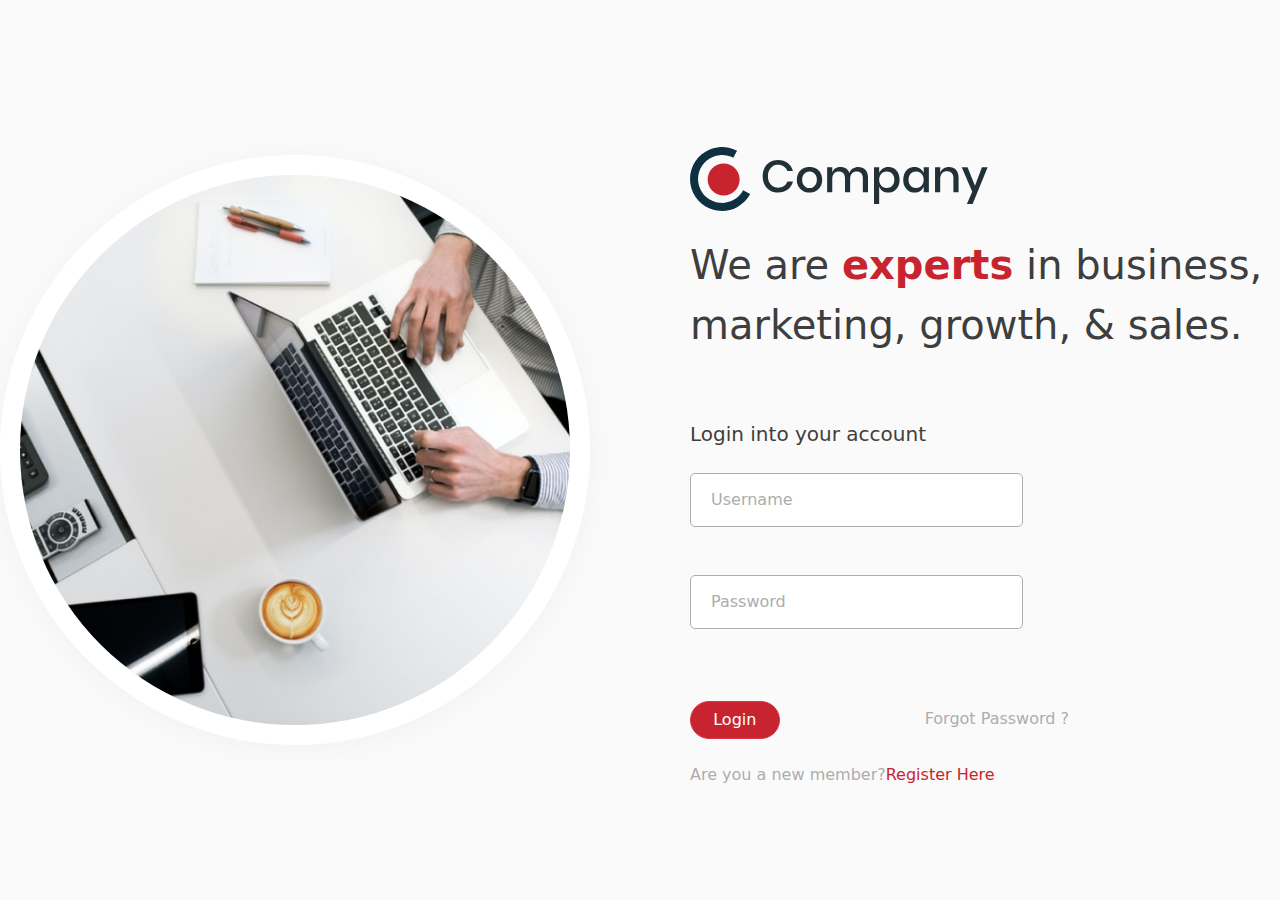
<file: index.html>
<!DOCTYPE html>
<html lang="en">
  <head>
    <meta charset="UTF-8" />
    <meta http-equiv="X-UA-Compatible" content="IE=edge" />
    <meta name="viewport" content="width=device-width, initial-scale=1.0" />
    <link rel="stylesheet" href="./css/styles.css" />
    <link rel="stylesheet" href="./css/bootstrap.min.css" />
    <title>Index</title>
  </head>
  <body>
    <div class="container1">
      <div class="img-container">
        <img class="login-img" src="./images/hero-image.png" />
      </div>
      <div class="login-container pt-6">
        <img class="logo" src="./images/logo.svg" />
        <div></div>
        <p class="tag-line mt-4">
          We are <strong class="exp">experts</strong> in business,<br> marketing,
          growth, & sales.
        </p>
        <p class="para1 mt-5">Login into your account</p>
        <input type="username" class="uname mt-2" placeholder="Username" />
        <br />
        <input type="password" class="mt-4" placeholder="Password" /> <br />
        <div class="mt-5">
          <button class="btn btn-danger login-btn">Login</button>
          <a class="f-pass mt-4">Forgot Password ?</a>
        </div>
        <p class="para2 mt-4">
          Are you a new member?<span class="reg">Register Here</span>
        </p>
      </div>
    </div>
  </body>
</html>
</file>
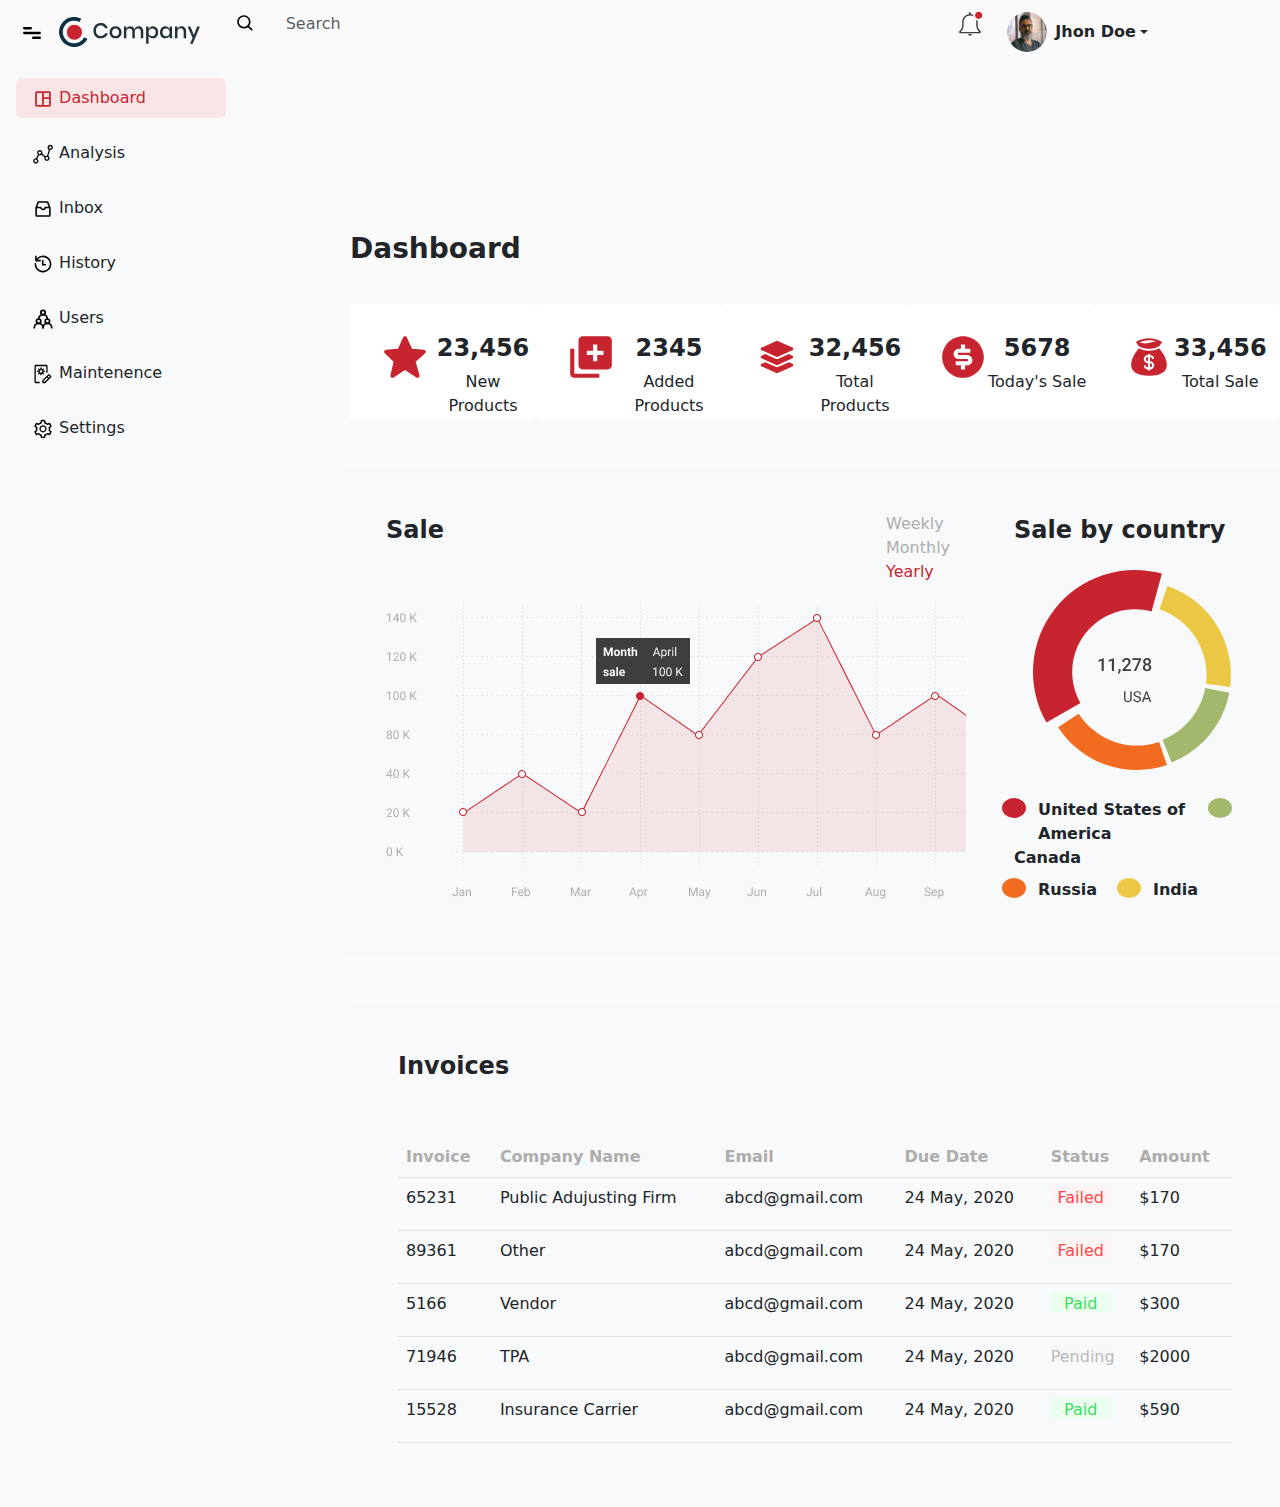
<file: dashboard.html>
<!DOCTYPE html>
<html lang="en">
<head>
  <meta charset="UTF-8">
  <meta http-equiv="X-UA-Compatible" content="IE=edge">
  <meta name="viewport" content="width=device-width, initial-scale=1.0">
  <link rel="stylesheet" href="./css/bootstrap.min.css">
  <link rel="stylesheet" href="./css/styles.css">
  <title>Dashboard</title>
</head>
<body>
  <div class="row pt-2 header navbar">
    <div class="col"> 
      <button type="button" id="menu-logo">
        <img src="images/menu-bar.svg" alt="Menu">
    </button>
    <a class="navbar-brand" href="#">
      <img src="images/header-logo.svg" alt="Company">
  </a>
    </div>

    <div class="col sbar">
      <div class="input-group  mb-3">
        <img id="basic-addon1" src="./images/search-icon.svg">
        <input type="search" class="form-control search-input" placeholder="Search" aria-describedby="basic-addon1">
      </div>
    </div>

    

    <div class="dropdown col"> 
        <img class="notification-icon" src="./images/notification-icon.svg"> 
        <div class="profile">
          <a href="#" class="d-flex align-items-center link-dark text-decoration-none dropdown-toggle" data-bs-toggle="dropdown" aria-expanded="false">
            <img src="./images/profile.png" width="40" height="40" class="rounded-circle me-2">
            <strong>Jhon Doe</strong>
          </a>
          <ul class="dropdown-menu text-small shadow">
            <li><a class="dropdown-item" href="#">New project...</a></li>
            <li><a class="dropdown-item" href="#">Settings</a></li>
            <li><a class="dropdown-item" href="#">Profile</a></li>
            <li><hr class="dropdown-divider"></li>
            <li><a class="dropdown-item" href="#">Sign out</a></li>
          </ul>
        </div>
    </div>
  </div>

  <div class="d-flex flex-column flex-shrink-0 p-3 bg-light sidebar">
    <div class="side-search-container d-none mb-4">
        <input type="search" class="form-control side-search" placeholder="Search">
    </div>
    <ul class="nav nav-pills flex-column mb-auto">
      <li class="nav-item">
        <a href="#" class="nav-link dash-items dash-active" aria-current="page">
          <img class="dash-img" src="./images/dashboard-active.svg">
          <span class="content-title">Dashboard</span>
        </a>
      </li>
      <li>
        <a href="innerpge.html" class="nav-link dash-items  link-dark">
          <img class="dash-img" src="./images/graph-default.svg">
          <span class="content-title">Analysis</span>
        </a>
      </li>
      <li>
        <a href="#" class="nav-link dash-items  link-dark">
          <img class="dash-img" src="./images/inbox-default.svg">
          <span class="content-title">Inbox</span>
        </a>
      </li>
      <li>
        <a href="#" class="nav-link dash-items  link-dark">
          <img class="dash-img" src="./images/clock-default.svg">
          <span class="content-title">History</span>
        </a>
      </li>
      <li>
        <a href="#" class="nav-link dash-items  link-dark">
          <img class="dash-img" src="./images/user-default.svg">
          <span class="content-title">Users</span>
        </a>
      </li>
      <li>
        <a href="#" class="nav-link dash-items  link-dark">
          <img class="dash-img" src="./images/maintenance-default.svg">
          <span class="content-title">Maintenence
        </a>
      </li>
      <li>
        <a href="#" class="nav-link dash-items  link-dark">
          <img class="dash-img" src="./images/setting-default.svg">
          <span class="content-title">Settings
        </a>
      </li>
    </ul>
  </div>

  <div class="main-content">
    <h3><strong>Dashboard</strong></h3>
    <div class="div1">
      <div class="div11 text-center">
        <img src="./images/star.svg" class="f-img">
        <div>
          <h4><b>23,456</b></h4>
          <p>New Products</p>
        </div>
      </div>
      <div class="div11 text-center">
        <img src="./images/new-product.svg" class="f-img">
        <div>
          <h4><b>2345</b></h4>
          <p>Added Products</p>
        </div>
      </div>
      <div class="div11 text-center">
        <img src="./images/total-product.svg" class="f-img" >
        <div>
          <h4><b>32,456</b></h4>
          <p>Total Products</p>
        </div>
      </div>
      <div class="div11 text-center">
        <img src="./images/dollar-filled.svg" class="f-img">
        <div>
          <h4><b>5678</b></h4>
          <p>Today's Sale</p>
        </div>
      </div>
      <div class="div11 text-center">
        <img src="./images/money-bag.svg" class="f-img">
        <div>
          <h4><b>33,456</b></h4>
          <p>Total Sale</p>
        </div>
      </div>
    </div>

    <div class="row sales mt-5 mb-5">
      <div class="container data-graph p-5 bg-light col-lg-8 col-sm-12">
        <h4><b>Sale</b></h4>
        <div class="graph-selector" style="margin-left:500px; margin-bottom: 20px; margin-top: -40px;">
          <a style="color: #ADADAD; margin-right: 10px;">Weekly</a>
          <a style="color: #ADADAD; margin-right: 10px;">Monthly</a>
          <a style="color: #C8242F; margin-right: 10px;">Yearly</a>
        </div>
        <img src="./images/data-graph.png">
      </div>
      <div class="container-fluid pie-chart p-5 bg-light col-lg-4 col-sm-12">
        <h4><b>Sale by country</b></h4>
        <img src="./images/pie-chart.svg">
        <div class="row">
          <div class="circle col-lg-2" style="background-color: #C8242F;"></div>
          <div class="col"><b>United States of America</b></div>
          <div class="circle col-lg-2" style="background-color: #A2B86C;"></div>
          <div class="col"><b>Canada</b></div>
        </div>
        <div class="row mt-2">
          <div class="circle col-lg-2" style="background-color: #F16C20;"></div>
          <div class="col"><b>Russia</b></div>
          <div class="circle col-lg-2" style="background-color: #EBC844;"></div>
          <div class="col"><b>India</b></div>
        </div>
      </div>
    </div>

    <div class="container invoice-table p-5 bg-light">
      <h4><b>Invoices</b></h4>
      <br>
      <br>
      <div class="table-container">
      <table class="table">
        <thead>
          <tr>
            <th scope="col" style="color: #ADADAD;">Invoice</th>
            <th scope="col" style="color: #ADADAD;">Company Name</th>
            <th scope="col" style="color: #ADADAD;">Email</th>
            <th scope="col" style="color: #ADADAD;">Due Date</th>
            <th scope="col" style="color: #ADADAD;">Status</th>
            <th scope="col" style="color: #ADADAD;">Amount</th>
          </tr>
        </thead>
        <tbody>
          <tr>
            <td>65231</td>
            <td>Public Adujusting Firm</td>
            <td>abcd@gmail.com</td>
            <td>24 May, 2020</td>
            <td><p class="text-center" style="color:#FF4545; background-color:#FFF5F5; width:60px; height:20px;">Failed</p></td>
            <td>$170</td>
          </tr>
          <tr>
            <td>89361</td>
            <td>Other</td>
            <td>abcd@gmail.com</td>
            <td>24 May, 2020</td>
            <td><p class="text-center" style="color:#FF4545; background-color:#FFF5F5; width:60px; height:20px;">Failed</p></td>
            <td>$170</td>
          </tr>
          <tr>
            <td>5166</td>
            <td>Vendor</td>
            <td>abcd@gmail.com</td>
            <td>24 May, 2020</td>
            <td><p class="text-center" style="color:#3CDD5F; background-color:#EBFFEF; width:60px; height:20px;">Paid</p></td>
            <td>$300</td>
          </tr>
          <tr>
            <td>71946</td>
            <td>TPA</td>
            <td>abcd@gmail.com</td>
            <td>24 May, 2020</td>
            <td><p class="text-center" style="color:#BABABA; background-color:#F8F8F8; width:60px; height:20px;">Pending</p></td>
            <td>$2000</td>
          </tr>
          <tr>
            <td>15528</td>
            <td>Insurance Carrier</td>
            <td>abcd@gmail.com</td>
            <td>24 May, 2020</td>
            <td><p class="text-center" style="color:#3CDD5F; background-color:#EBFFEF; width:60px; height:20px;">Paid</p></td>
            <td>$590</td>
          </tr>
        </tbody>
      </table>
    </div>
    </div>
</div>
</div>
  </div>

</body>
<script src="./js/custom.js"></script>
</html>
</file>
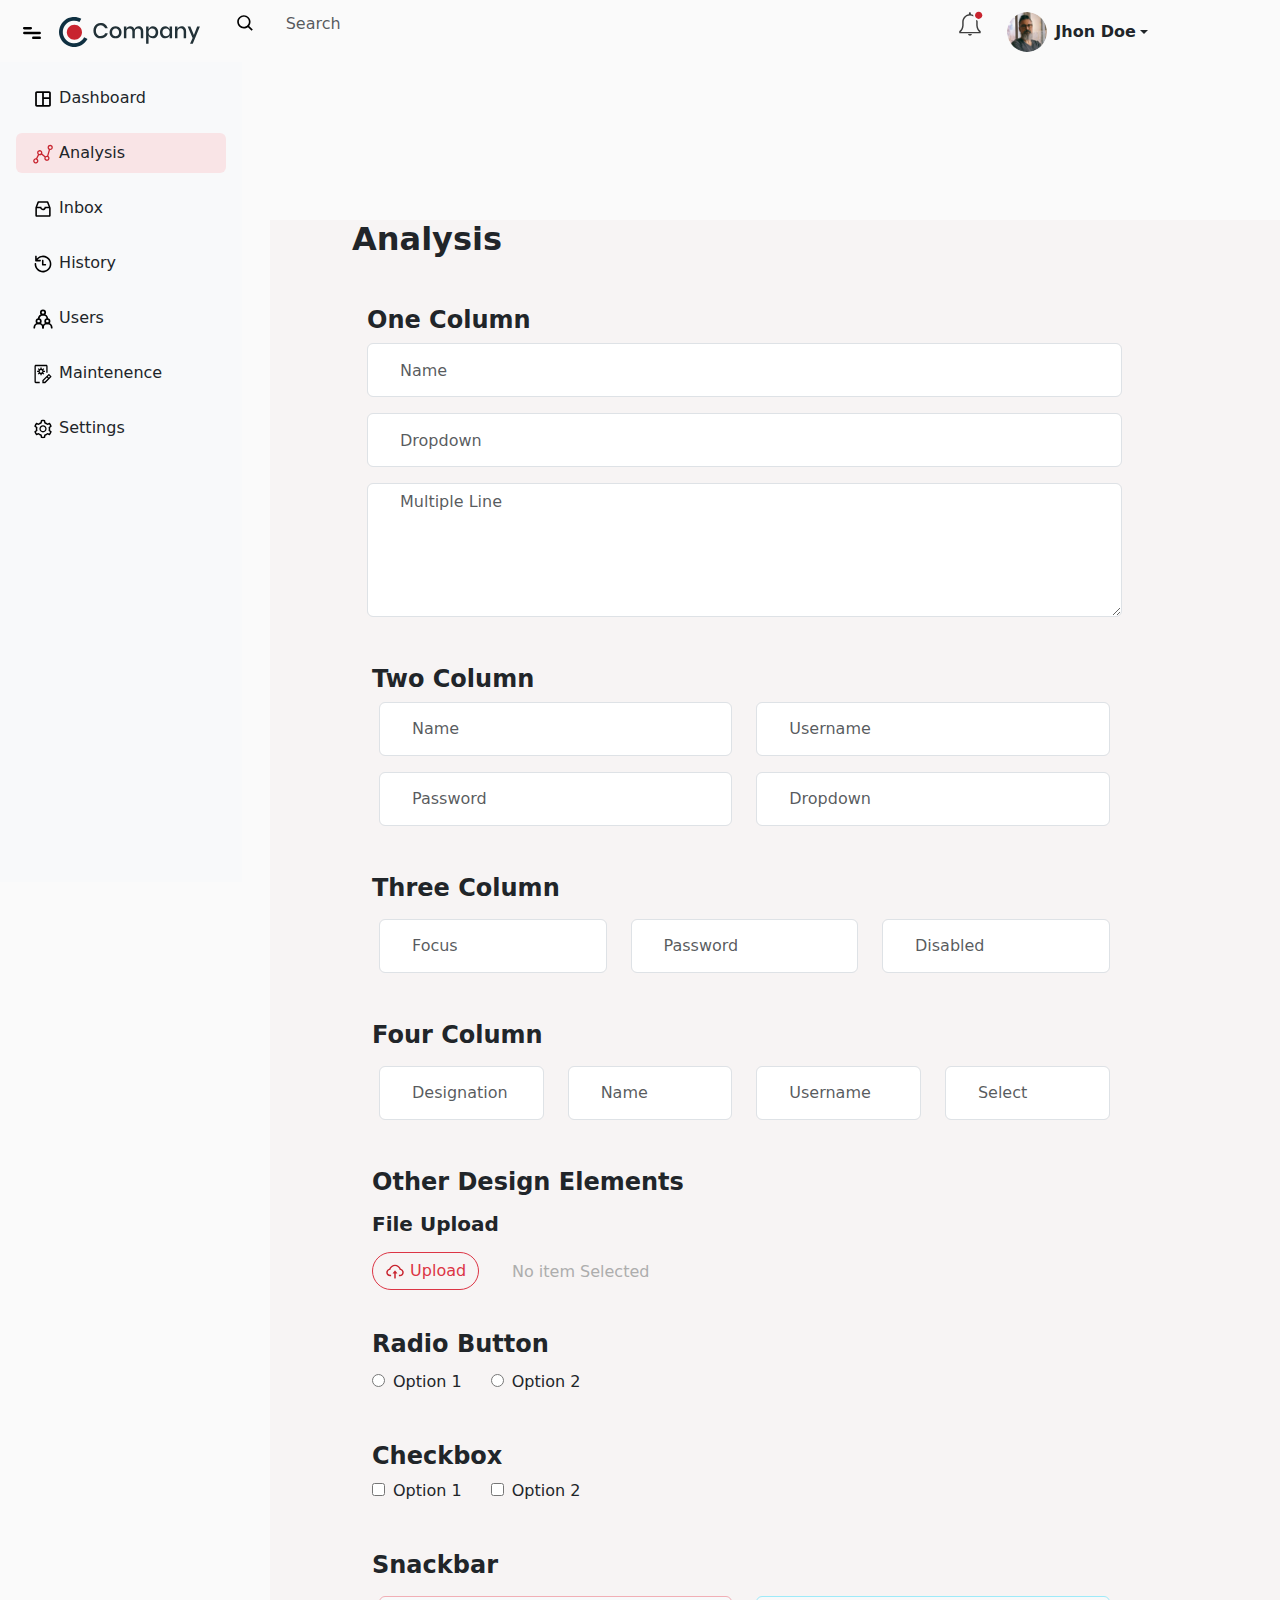
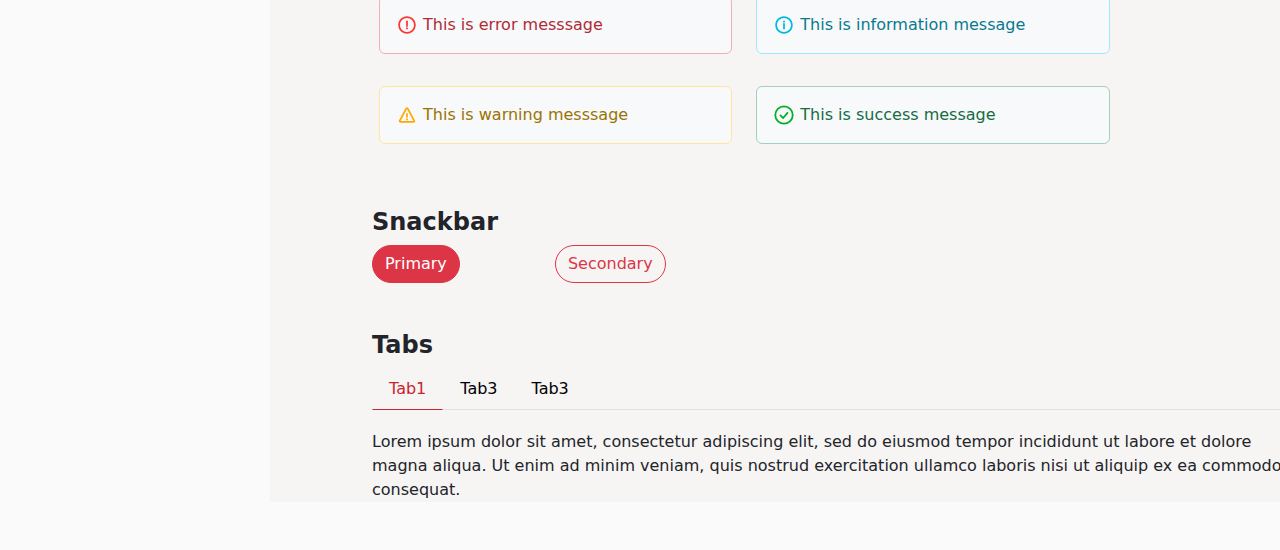
<file: innerpge.html>
<!DOCTYPE html>
<html lang="en">
<head>
  <meta charset="UTF-8">
  <meta http-equiv="X-UA-Compatible" content="IE=edge">
  <meta name="viewport" content="width=device-width, initial-scale=1.0">
  <link rel="stylesheet" href="./css/bootstrap.min.css">
  <link rel="stylesheet" href="./css/styles.css">
  <title>Innerpge</title>
</head>
<body>

  <div class="row pt-2 header navbar">
    <div class="col"> 
      <button type="button" id="menu-logo">
        <img src="images/menu-bar.svg" alt="Menu">
    </button>
    <a class="navbar-brand" href="#">
      <img src="images/header-logo.svg" alt="Company">
  </a>
    </div>

    <div class="col sbar">
      <div class="input-group  mb-3">
        <img id="basic-addon1" src="./images/search-icon.svg">
        <input type="search" class="form-control search-input" placeholder="Search" aria-describedby="basic-addon1">
      </div>
    </div>

    

    <div class="dropdown col"> 
        <img class="notification-icon" src="./images/notification-icon.svg"> 
        <div class="profile">
          <a href="#" class="d-flex align-items-center link-dark text-decoration-none dropdown-toggle" data-bs-toggle="dropdown" aria-expanded="false">
            <img src="./images/profile.png" width="40" height="40" class="rounded-circle me-2">
            <strong>Jhon Doe</strong>
          </a>
          <ul class="dropdown-menu text-small shadow">
            <li><a class="dropdown-item" href="#">New project...</a></li>
            <li><a class="dropdown-item" href="#">Settings</a></li>
            <li><a class="dropdown-item" href="#">Profile</a></li>
            <li><hr class="dropdown-divider"></li>
            <li><a class="dropdown-item" href="#">Sign out</a></li>
          </ul>
        </div>
    </div>
  </div>

  <div class="d-flex flex-column flex-shrink-0 p-3 bg-light sidebar">
    <div class="side-search-container d-none mb-4">
        <input type="search" class="form-control side-search" placeholder="Search">
    </div>
    <ul class="nav nav-pills flex-column mb-auto">
      <li class="nav-item">
        <a href="#" class="nav-link dash-items link-dark" aria-current="page">
          <img class="dash-img" src="./images/dashboard-default.svg">
          <span class="content-title">Dashboard</span>
        </a>
      </li>
      <li>
        <a href="innerpge.html" class="nav-link dash-items dash-active link-dark">
          <img class="dash-img" src="./images/graph-active.svg">
          <span class="content-title">Analysis</span>
        </a>
      </li>
      <li>
        <a href="#" class="nav-link dash-items  link-dark">
          <img class="dash-img" src="./images/inbox-default.svg">
          <span class="content-title">Inbox</span>
        </a>
      </li>
      <li>
        <a href="#" class="nav-link dash-items  link-dark">
          <img class="dash-img" src="./images/clock-default.svg">
          <span class="content-title">History</span>
        </a>
      </li>
      <li>
        <a href="#" class="nav-link dash-items  link-dark">
          <img class="dash-img" src="./images/user-default.svg">
          <span class="content-title">Users</span>
        </a>
      </li>
      <li>
        <a href="#" class="nav-link dash-items  link-dark">
          <img class="dash-img" src="./images/maintenance-default.svg">
          <span class="content-title">Maintenence
        </a>
      </li>
      <li>
        <a href="#" class="nav-link dash-items  link-dark">
          <img class="dash-img" src="./images/setting-default.svg">
          <span class="content-title">Settings
        </a>
      </li>
    </ul>
  </div>
  
  <div class="main-form">
     <div class="container mt-3 " style="background-color: #f7f4f4; margin-left: 20px;">
            <h2 style="margin-left: 70px;" class="mt-5"><strong>Analysis</strong></h2>
            <form class="mt-5 mb-5">
              <h4 style="margin-left: 85px;"><b>One Column</b></h4>
              <input class="form-control mt-2 " style="width: 75%; margin-left: 85px;" type="text" placeholder="Name">
              <input class="form-control mt-3 dropdown-toggle" style="width: 75%; margin-left: 85px;" placeholder="Dropdown">
              <textarea class="form-control mt-3" style="width: 75%; margin-left: 85px;" rows="5" placeholder="Multiple Line"></textarea>

              <h4 style="margin-left: 90px;" class="mt-5" ><b>Two Column</b></h4>
              <div class="col2">
              <div class="row" style="margin-left: 85px; width: 75%;">
                <div class="col">
                  <input type="text" class="form-control" placeholder="Name">
                </div>
                <div class="col">
                  <input type="text" class="form-control" placeholder="Username">
                </div>
              </div>
              <div class="row mt-3" style="margin-left: 85px; width: 75%;">
                <div class="col">
                  <input type="password" class="form-control" placeholder="Password">
                </div>
                <div class="col">
                  <input type="text" class="form-control" placeholder="Dropdown">
                </div>
              </div>
              </div>

              <h4 style="margin-left: 90px;" class="mt-5" ><b>Three Column</b></h4>
              <div class="row mt-3" style="margin-left: 85px; width: 75%;">
                <div class="col">
                  <input type="text" class="form-control" placeholder="Focus">
                </div>
                <div class="col">
                  <input type="password" class="form-control" placeholder="Password">
                </div>
                <div class="col">
                  <input type="text" class="form-control" placeholder="Disabled" readonly>
                </div>
              </div>

              <h4 style="margin-left: 90px;" class="mt-5" ><b>Four Column</b></h4>
              <div class="row mt-3" style="margin-left: 85px; width: 75%;">
                <div class="col">
                  <input type="text" class="form-control" placeholder="Designation">
                </div>
                <div class="col">
                  <input type="name" class="form-control" placeholder="Name">
                </div>
                <div class="col">
                  <input type="text" class="form-control" placeholder="Username" readonly>
                </div>
                <div class="col">
                  <input type="text" class="form-control" placeholder="Select" readonly>
                </div>
              </div>

              <h4 style="margin-left: 90px;" class="mt-5" ><b>Other Design Elements</b></h4>
              <h5 style="margin-left: 90px;" class="mt-3" ><b>File Upload</b></h5>
              <button class="btn btn-outline-danger mt-2" style="margin-left: 90px; border-radius: 20px;"><img src="./images/cloud-upload-icon.svg"> Upload</button>
              <h6 style="margin-left: 230px; margin-top: -28px; color: #ADADAD;">No item Selected</h6>

              <h4 style="margin-left: 90px;" class="mt-5" ><b>Radio Button</b></h4>
              <div style="margin-left: 90px;" class="radio-container">
                <span class="me-4"><input class="me-2 mt-2 radio-btn" type="radio" name="option" value="op1">Option 1</span>
                <span class=""><input class="me-2 radio-btn" type="radio" name="option" value="op2">Option 2</span>
              </div>

              <h4 style="margin-left: 90px;" class="mt-5" ><b>Checkbox</b></h4>
              <div style="margin-left: 90px;" class="radio-container">
                <span class="me-4"><input class="me-2 radio-btn" type="checkbox" name="option" value="op1">Option 1</span>
                <span class=""><input class="me-2 radio-btn" type="checkbox" name="option" value="op2">Option 2</span>
              </div>

              <h4 style="margin-left: 90px;" class="mt-5" ><b>Snackbar</b></h4>
              <div class="row mt-3" style="margin-left: 85px; width: 75%;">
                <div class="col">
                  <div class="alert alert-danger bg-light"role="alert">
                    <img style="width: 22px;" src="./images/error-icon.svg">
                    This is error messsage
                  </div>
                </div>
                <div class="col">
                  <div class="alert alert-info bg-light" role="alert">
                    <img style="width: 22px;" src="./images/info-icon.svg">
                    This is information message
                  </div>
                </div>
              </div>
              <div class="row mt-3" style="margin-left: 85px; width: 75%;">
                <div class="col">
                  <div class="alert alert-warning bg-light" role="alert">
                    <img style="width: 22px;" src="./images/warning-icon.svg">
                    This is warning messsage
                  </div>
                </div>
                <div class="col">
                  <div class="alert alert-success bg-light" role="alert">
                    <img style="width: 22px;" src="./images/success-icon.svg">
                    This is success message
                  </div>
                </div>
              </div>
              
              <h4 style="margin-left: 90px;" class="mt-5" ><b>Snackbar</b></h4>
              <button type="button" class="btn btn-danger" style="border-radius: 20px; margin-left: 90px;">Primary</button>
              <button type="button" class="btn btn-outline-danger" style="border-radius: 20px; margin-left: 90px;">Secondary</button>
              
              <h4 style="margin-left: 90px;" class="mt-5" ><b>Tabs</b></h4>
                <nav style="margin-left: 90px;">
                  <div class="nav nav-tabs" id="nav-tab" role="tablist">
                    <a class="nav-item nav-link activeTab " id="nav-home-tab" data-toggle="tab" href="#nav-home" role="tab" aria-controls="nav-home" aria-selected="true">Tab1</a>
                    <a class="nav-item nav-link " id="nav-profile-tab" style="color: black;" data-toggle="tab" href="#nav-profile" role="tab" aria-controls="nav-profile" aria-selected="false">Tab3</a>
                    <a class="nav-item nav-link " id="nav-contact-tab" style="color: black;" data-toggle="tab" href="#nav-contact" role="tab" aria-controls="nav-contact" aria-selected="false">Tab3</a>
                  </div>
                </nav>
                <div class="tab-content" id="nav-tabContent" style="margin-left: 90px;">
                  <div class="tab-pane fade show active" id="nav-home" role="tabpanel" aria-labelledby="nav-home-tab" style="margin-top: 20px;">
                    Lorem ipsum dolor sit amet, consectetur adipiscing elit, sed do eiusmod tempor incididunt ut labore et dolore magna aliqua. Ut enim ad minim veniam, quis nostrud exercitation ullamco laboris nisi ut aliquip ex ea commodo consequat.</div>
                  <div class="tab-pane fade" id="nav-profile" role="tabpanel" aria-labelledby="nav-profile-tab">...</div>
                  <div class="tab-pane fade" id="nav-contact" role="tabpanel" aria-labelledby="nav-contact-tab">...</div>
                </div>

            </form>
          </div>
  </div>
</body>
<script src="./js/custom.js"></script>
</html>
</file>
<file: css/styles.css>
* {
  margin-right: 0 !important;
  padding: 0;
}

/* Index CSS */
body {
  background-color: #fafafa !important;
  font: Roboto;
}

.container1 {
  position: relative;
  display: flex;
  column-gap: 100px;
  height: 100vh;
}

.img-container {
  display: flex;
  justify-content: center;
  align-items: center;
  width: 100% !important;
  height: 100%;
}

.login-img {
  border-radius: 50%;
  box-shadow: 0px 4px 31px #0000000a;
  border: 20px solid #ffffff;
  width: 100% !important;
  max-width: 600px;
}

.login-container {
  display: flex;
  flex-direction: column;
  justify-content: center;
  width: 100%;

  margin-top: 50px !important;
}

.logo {
  width: 300px;
}

.tag-line {
  color: #3e3e3e;
  font-size: 40px;
}

.exp {
  color: #c8242f;
}

.para1 {
  color: #3e3e3e;
  font-size: 20px;
}

::placeholder {
  color: #adadad;
  padding-left: 20px !important;
  font-size: medium;
}

input {
  width: 26vw;
  height: 6vh;
  border: 1px solid #adadad;
  border-radius: 5px;
}

.login-btn {
  width: 7vw;
  background-color: #c8242f !important;
  border-radius: 23px !important;
}

.f-pass {
  color: #adadad;
  text-decoration: none;
  position: relative;
  margin-left: 140px;
  margin-top: 20px;
}

.reg {
  color: #c8242f;
}

.para2 {
  color: #adadad;
}

@media screen and (max-width: 820px) {
  .img-container {
    opacity: 0.3;
    justify-content: center;
  }

  .login-container {
    position: absolute;
    width: 100%;
    margin-left: 10px;
    justify-content: center;
  }

  .logo {
    width: 200px;
  }

  .tag-line {
    font-size: 23px;
  }

  input {
    width: 250px;
  }

  .login-btn {
    width: 100px;
  }

  .f-pass {
    margin-left: 60px;
  }
}

/* DashBoard CSS */
main {
  background-color: #a6a6a6;
}
#menu-logo {
  padding-right: 10px;
  padding-left: 20px;
  border: none;
  background-color: #fafafa;
}

#basic-addon1 {
  width: 20px;
}

.search-input {
  border: none;
  height: 30px;
  background-color: #fafafa;
}

.sbar {
  position: relative;
  margin-left: -100px;
}

.notification-icon {
  display: inline;
  margin: 0;
}

.profile {
  margin-left: 50px;
  margin-top: -25px;
}

.dash-img {
  width: 22px;
}

.dash-items {
  margin-bottom: 15px;
}

.dash-active {
  background-color: #f9e4e6 !important;
  color: #c8242f;
}

/* .header{
  position: sticky !important;
} */

.sidebar {
  overflow: hidden;
  padding: 25px 30px;
  /* position        : sticky !important; */
  width: 242px;
  min-width: 242px;
  height: calc(100vh - 80px);
  top: 80px;
  right: 80px;
  transition: 0.5s;
  z-index: 2;
  background-color: #ffffff;
}

.sidebar-hide {
  padding: 4px;
  width: 64px;
  min-width: 64px;
}

.dropdown {
  position: relative;
  padding-left: 400px;
}

.main-content {
  position: relative;
  margin-left: 350px;
  margin-top: -650px;
}

table {
  min-width: 825px;
}
.table-container {
  overflow: auto;
  width: 100%;
}

.div1 {
  display: flex;
  flex-direction: row;
}

.div11 {
  display: flex;
  flex-direction: row;
  margin-top: 30px;
  margin-right: 15px;
  padding-top: 30px;
  width: 219px;
  height: 116px;
  /* UI Properties */
  background: #ffffff 0% 0% no-repeat padding-box;
  border-radius: 5px;
}

.f-img {
  width: 50px;
  margin-left: 30px;
  margin-top: -40px;
}

.circle {
  height: 20px;
  margin-bottom: 10px;
  margin-right: 10px;
  width: 20px;
  border-radius: 50%;
}


@media screen and (max-width: 480px) {
  .div1 {
    display: flex;
    flex-direction: row;
    width: 75% !important;
  }

  .div11 {
    width: 75% !important;
    padding-right: 20px;
  }

  .dropdown {
    position: relative;
    margin-left: 250px;
    margin-top: -50px;
  }

  .main-content {
    display: flex;
    flex-direction: column;
    margin-left: 90px !important;
    margin-top: -560px;
    width: 200% !important;
  }

  .sbar {
    margin-top: 4px !important;
    margin-left: 1px;
    width: 100px;
    visibility: hidden;
  }

  .pie-chart {
    width: 70% !important;
  }

  .sales {
    display: flex;
    flex-direction: column;
    justify-content: center;
    align-items: center;
  }

  .sidebar-hide {
    padding: 0;
    width: 0 !important;
    min-width: 0;
  }
}

/* Innerpage CSS */
input[type='radio'],input[type='checkbox']{
  accent-color: crimson !important;
}

.main-form{
  margin-left: 250px;
  margin-top: -710px;
}

.activeTab{
  color: #C8242F;
  border: none;
  border-bottom: 1px solid #C8242F !important;

}

.activeTab:hover{
color: black;
}

.radio-btn{
  width: auto;
  height: auto;
}

@media screen and (max-width: 800px) {
  
  .sidebar{
    background-color: #ffffff !important;
  }

  .main-form{
    z-index: -1;
    margin-top: -600px ;
    margin-left: -10px;
    width: 200%;
  }
}
</file>
